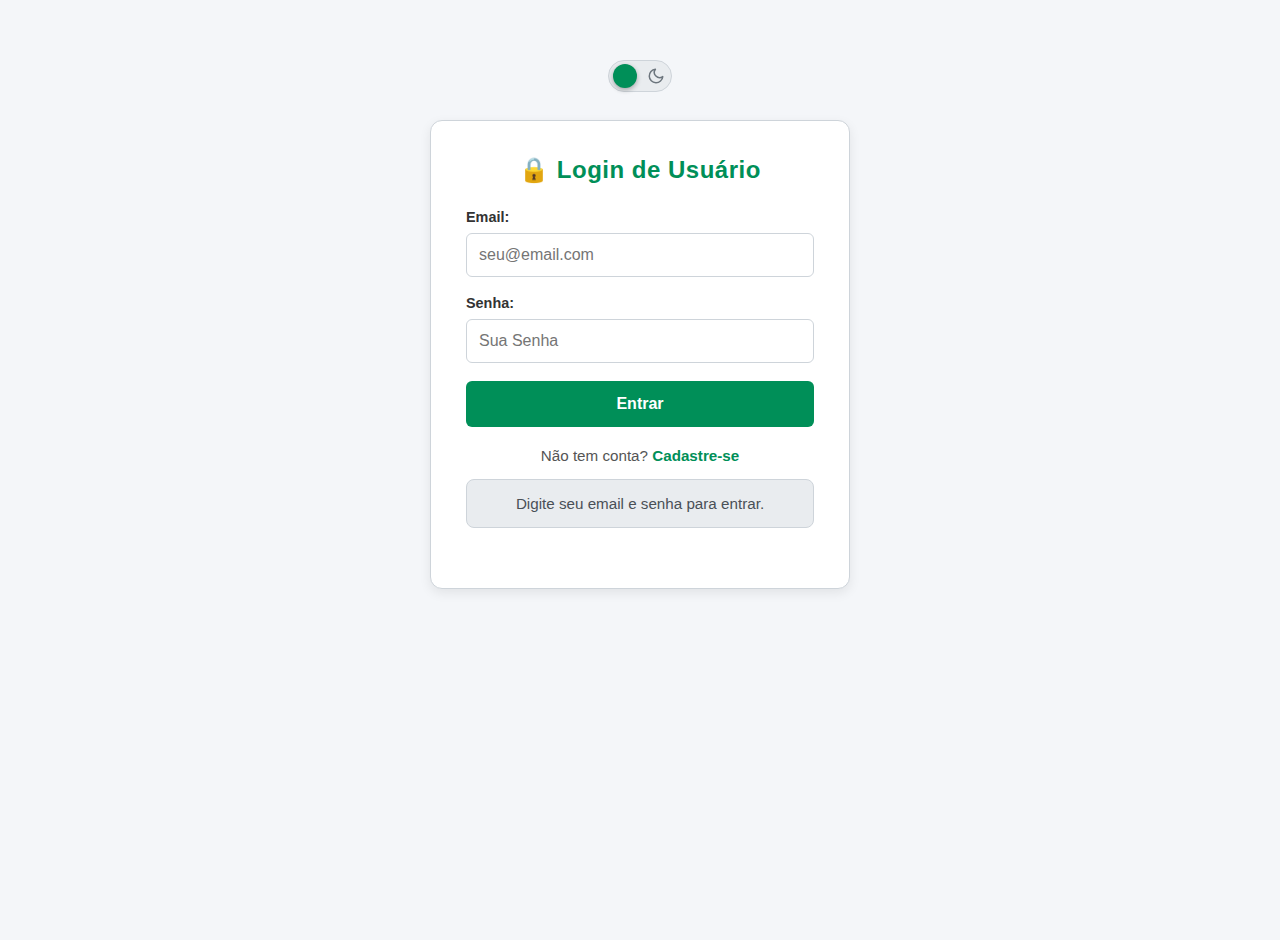
<file: index.html>
<!DOCTYPE html>
<html lang="pt-BR">

<head>
    <meta charset="UTF-8">
    <title>NexusServices - Acesso</title>
    <link rel="stylesheet" href="css/styles.css">
</head>

<body>
    <div class="container auth-container">

        <div class="theme-switch-wrapper">
            <label class="theme-switch" for="darkModeToggle">
                <input type="checkbox" id="darkModeToggle" />
                <div class="slider round">
                    <svg class="sun-icon" viewBox="0 0 24 24">
                        <circle cx="12" cy="12" r="4"></circle>
                        <path d="M12 2v2"></path>
                        <path d="M12 20v2"></path>
                        <path d="M4.93 4.93l1.41 1.41"></path>
                        <path d="M17.66 17.66l1.41 1.41"></path>
                        <path d="M2 12h2"></path>
                        <path d="M20 12h2"></path>
                        <path d="M6.34 17.66l-1.41 1.41"></path>
                        <path d="M19.07 4.93l-1.41 1.41"></path>
                    </svg>
                    <svg class="moon-icon" viewBox="0 0 24 24">
                        <path d="M21 12.79A9 9 0 1 1 11.21 3 7 7 0 0 0 21 12.79z"></path>
                    </svg>
                </div>
            </label>
        </div>

        <div class="auth-box">

            <h2 id="authTitle">🔒 Login de Usuário</h2>

            <form id="loginForm">
                <label for="loginEmail">Email:</label>
                <input type="email" id="loginEmail" placeholder="seu@email.com" required>

                <label for="loginPassword">Senha:</label>
                <input type="password" id="loginPassword" placeholder="Sua Senha" required>

                <button type="submit" id="btnLoginAction">Entrar</button>

                <p class="auth-toggle-text">
                    Não tem conta? <a href="#" onclick="showRegister(event)">Cadastre-se</a>
                </p>
            </form>

            <form id="registerForm" style="display: none;">
                <label for="regName">Nome:</label>
                <input type="text" id="regName" placeholder="Seu Nome" required>

                <label for="regSurname">Sobrenome:</label>
                <input type="text" id="regSurname" placeholder="Seu Sobrenome" required>

                <label for="regEmail">Email:</label>
                <input type="email" id="regEmail" placeholder="seu@email.com" required>

                <label for="regCpf">CPF:</label>
                <input type="text" id="regCpf" placeholder="000.000.000-00">

                <label for="regPassword">Senha:</label>
                <input type="password" id="regPassword" placeholder="Crie uma Senha" required>

                <button type="submit">Cadastrar</button>

                <p class="auth-toggle-text">
                    Já tem conta? <a href="#" onclick="showLogin(event)">Fazer Login</a>
                </p>
            </form>

            <div id="authMessage" class="status-message">Aguardando dados...</div>
        </div>
    </div>

    <script src="js/theme.js"></script>
    <script type="module" src="js/auth_ui.js"></script>
</body>

</html>
</file>
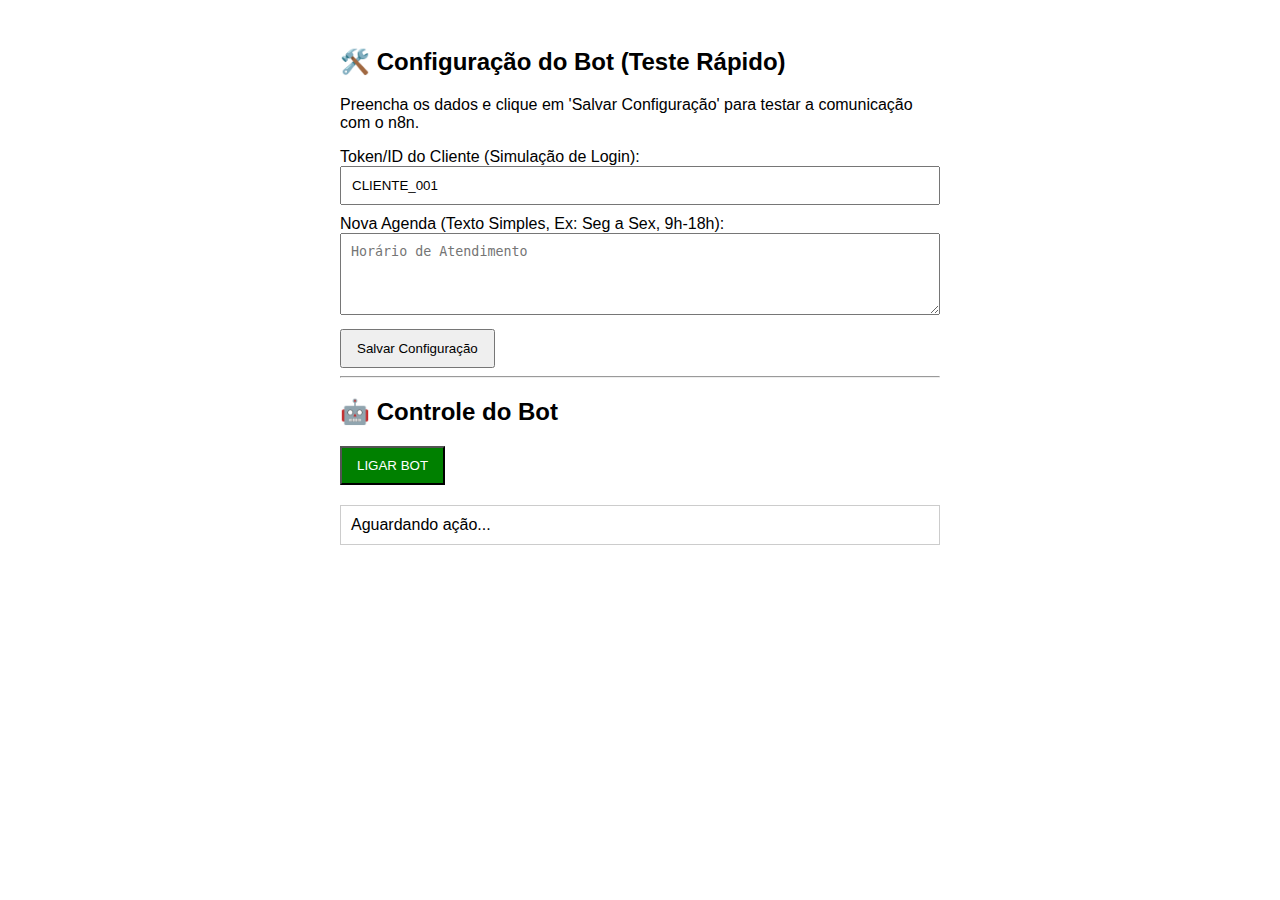
<file: bot_config.html>
<!DOCTYPE html>
<html lang="pt-BR">

<head>
    <meta charset="UTF-8">
    <title>Painel de Controle Básico do Bot</title>
    <link rel="stylesheet" href="css/dashboard.css">
</head>

<body>
    <div class="container">
        <h2>🛠️ Configuração do Bot (Teste Rápido)</h2>
        <p>Preencha os dados e clique em 'Salvar Configuração' para testar a comunicação com o n8n.</p>

        <label for="clientToken">Token/ID do Cliente (Simulação de Login):</label>
        <input type="text" id="clientToken" value="CLIENTE_001" placeholder="Seu ID Único">

        <label for="newSchedule">Nova Agenda (Texto Simples, Ex: Seg a Sex, 9h-18h):</label>
        <textarea id="newSchedule" rows="4" placeholder="Horário de Atendimento"></textarea>

        <button onclick="sendConfiguration()">Salvar Configuração</button>

        <hr>

        <h2>🤖 Controle do Bot</h2>
        <button id="toggleButton" style="background-color: green; color: white;">LIGAR
            BOT</button>

        <div id="statusMessage">Aguardando ação...</div>
    </div>

    <script src="js/bot_config.js"></script>
</body>

</html>
</file>
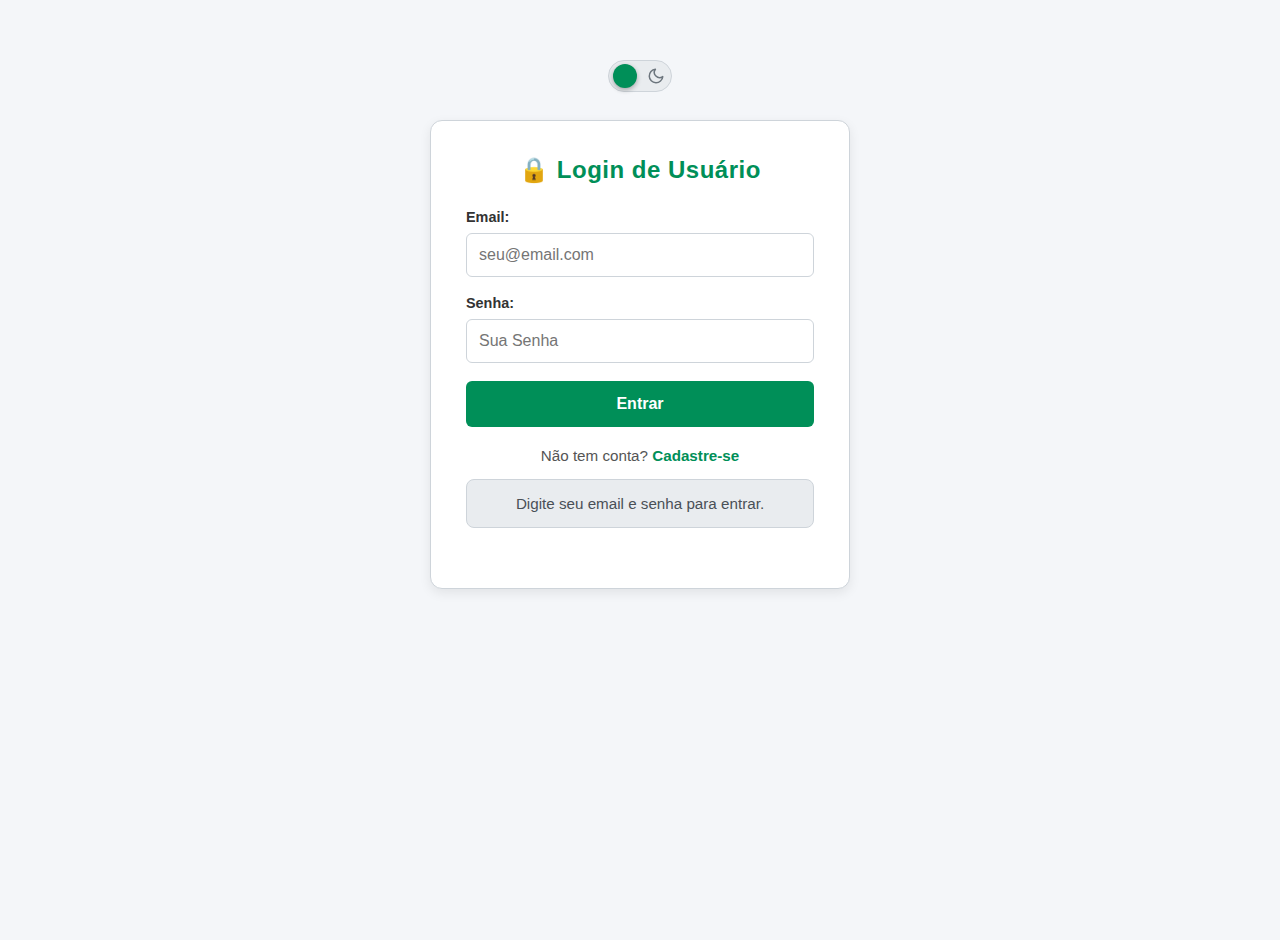
<file: cadastro.html>
<!DOCTYPE html>
<html lang="pt-BR">

<head>
    <meta charset="UTF-8">
    <meta name="viewport" content="width=device-width, initial-scale=1.0">
    <title>Completar Cadastro | Nexus Services</title>
    <link rel="stylesheet" href="css/styles.css">
</head>

<body>
    <div class="container auth-container">

        <a href="dashboard.html" class="back-link">← Voltar para Dashboard</a>

        <div class="theme-switch-wrapper">
            <label class="theme-switch" for="darkModeToggle">
                <input type="checkbox" id="darkModeToggle" />
                <div class="slider round">
                    <svg class="sun-icon" viewBox="0 0 24 24">
                        <circle cx="12" cy="12" r="5"></circle>
                        <line x1="12" y1="1" x2="12" y2="3"></line>
                        <line x1="12" y1="21" x2="12" y2="23"></line>
                        <line x1="4.22" y1="4.22" x2="5.64" y2="5.64"></line>
                        <line x1="18.36" y1="18.36" x2="19.78" y2="19.78"></line>
                        <line x1="1" y1="12" x2="3" y2="12"></line>
                        <line x1="21" y1="12" x2="23" y2="12"></line>
                        <line x1="4.22" y1="19.78" x2="5.64" y2="18.36"></line>
                        <line x1="18.36" y1="5.64" x2="19.78" y2="4.22"></line>
                    </svg>
                    <svg class="moon-icon" viewBox="0 0 24 24">
                        <path d="M21 12.79A9 9 0 1 1 11.21 3 7 7 0 0 0 21 12.79z"></path>
                    </svg>
                </div>
            </label>
        </div>

        <div class="auth-box">
            <h2 class="form-title">📝 Finalizar Cadastro</h2>
            <div id="statusMessage" class="status-message"></div>

            <p class="instruction-text">
                Confirme seus dados pessoais e endereço para ativar sua conta.
            </p>

            <form id="completeRegistrationForm">

                <div class="input-row">
                    <div class="input-group">
                        <label for="name">Nome</label>
                        <input type="text" id="name" placeholder="Seu Nome" required>
                    </div>
                    <div class="input-group">
                        <label for="surname">Sobrenome</label>
                        <input type="text" id="surname" placeholder="Sobrenome" required>
                    </div>
                </div>

                <label for="cpf">CPF</label>
                <input type="text" id="cpf" placeholder="000.000.000-00" required>

                <div class="input-row">
                    <div class="input-group">
                        <label for="phone">Telefone</label>
                        <input type="tel" id="phone" placeholder="(00) 00000-0000" required>
                    </div>
                    <div class="input-group">
                        <label for="birthDate">Nascimento</label>
                        <input type="date" id="birthDate" required>
                    </div>
                </div>

                <hr>
                <div class="input-row">
                    <div class="input-group" style="flex: 1;">
                        <label for="cep">CEP</label>
                        <input type="text" id="cep" placeholder="00000-000">
                    </div>
                    <div class="input-group" style="flex: 1;">
                        <label for="uf">UF</label>
                        <input type="text" id="uf" placeholder="EX: SP" maxlength="2"
                            style="text-transform: uppercase;">
                    </div>
                </div>

                <label for="city">Cidade</label>
                <input type="text" id="city" placeholder="Sua Cidade" required>

                <label for="street">Logradouro (Rua/Av)</label>
                <input type="text" id="street" placeholder="Nome da Rua" required>

                <div class="input-row">
                    <div class="input-group" style="flex: 1;">
                        <label for="number">Número</label>
                        <input type="text" id="number" placeholder="123" required>
                    </div>
                    <div class="input-group" style="flex: 2;">
                        <label for="neighborhood">Bairro</label>
                        <input type="text" id="neighborhood" placeholder="Seu Bairro" required>
                    </div>
                </div>

                <label for="complement">Complemento (Opcional)</label>
                <input type="text" id="complement" placeholder="Apto 101, Bloco B">

                <button type="submit" id="submitButton" class="submit-button">
                    Salvar Dados
                </button>
            </form>
        </div>
    </div>

    <script src="js/theme.js"></script>
    <script type="module" src="js/auth_ui.js"></script>
    <script src="js/cadastro.js"></script>
</body>

</html>
</file>
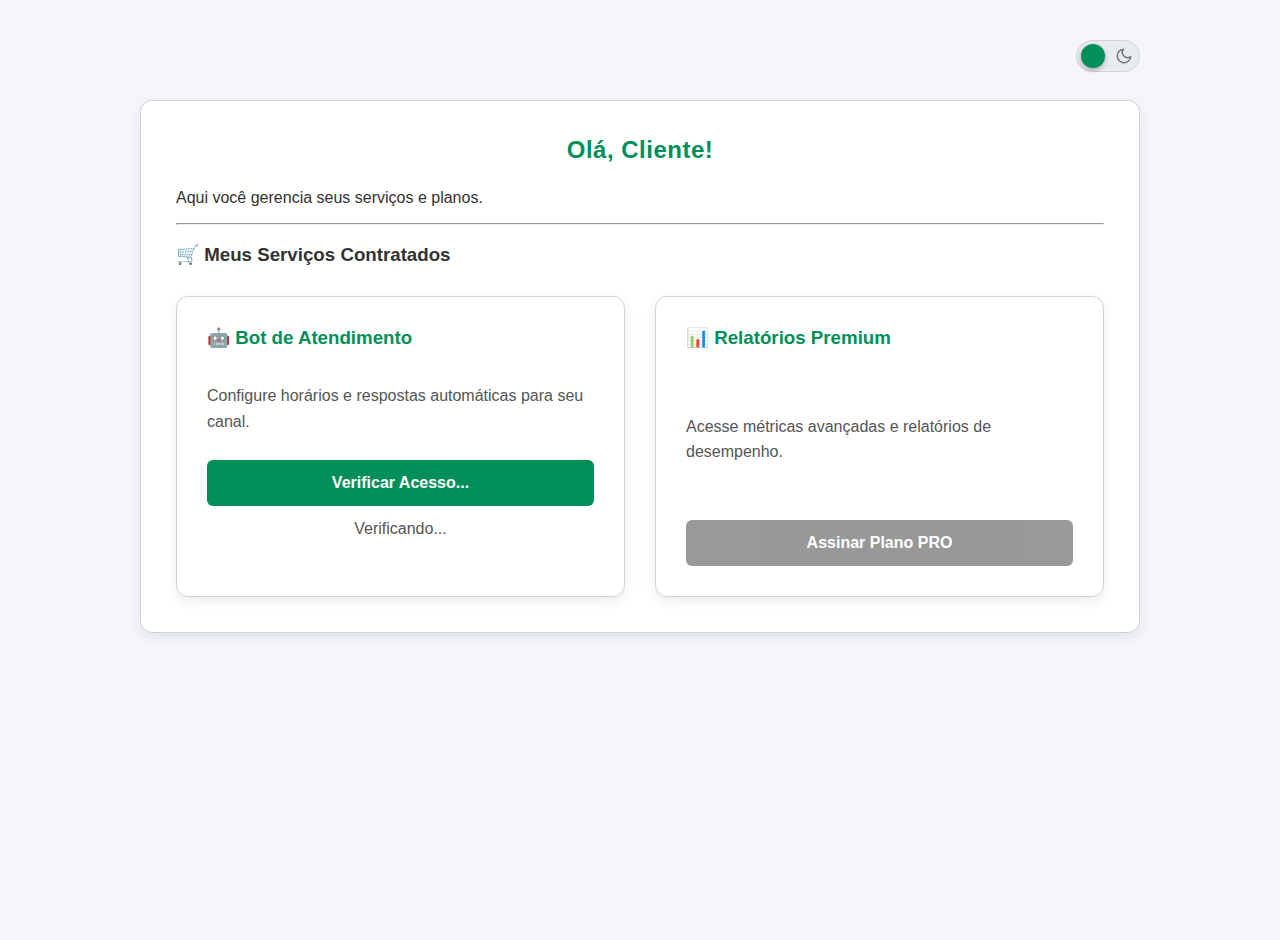
<file: dashboard.html>
<!DOCTYPE html>
<html lang="pt-BR">

<head>
    <meta charset="UTF-8">
    <title>Painel de Controle do Cliente</title>
    <link rel="stylesheet" href="css/styles.css">
</head>

<body>
    <div class="container">
        <div class="theme-switch-wrapper">
            <label class="theme-switch" for="darkModeToggle">
                <input type="checkbox" id="darkModeToggle" />
                <div class="slider round">
                    <svg class="sun-icon" viewBox="0 0 24 24">
                        <circle cx="12" cy="12" r="4"></circle>
                        <path d="M12 2v2"></path>
                        <path d="M12 20v2"></path>
                        <path d="M4.93 4.93l1.41 1.41"></path>
                        <path d="M17.66 17.66l1.41 1.41"></path>
                        <path d="M2 12h2"></path>
                        <path d="M20 12h2"></path>
                        <path d="M6.34 17.66l-1.41 1.41"></path>
                        <path d="M19.07 4.93l-1.41 1.41"></path>
                    </svg>
                    <svg class="moon-icon" viewBox="0 0 24 24">
                        <path d="M21 12.79A9 9 0 1 1 11.21 3 7 7 0 0 0 21 12.79z"></path>
                    </svg>
                </div>
            </label>
        </div>

        <div class="auth-box">
            <h2 id="welcomeTitle">Olá, Cliente!</h2>
            <p id="adminPanelLink"
                style="display:none; color: var(--error-text); background: var(--error-bg); padding: 5px; border-radius: 4px; text-align: center;">
                ⚠️ Painel de Administrador Ativado
            </p>
            <p>Aqui você gerencia seus serviços e planos.</p>

            <hr>

            <div id="incompleteCadastroMessage" class="alert-box" style="display:none;">
                <h3>🚨 Cadastro Incompleto!</h3>
                <p>Seu acesso está restrito. Complete seu cadastro para liberar todos os serviços.</p>
                <a href="cadastro.html" id="profileCompletionLink" class="button-action">
                    Completar Agora
                </a>
            </div>

            <h3>🛒 Meus Serviços Contratados</h3>
            <div id="servicesContainer" class="service-grid">

                <div class="service-card" data-service-id="bot">
                    <h3>🤖 Bot de Atendimento</h3>
                    <p>Configure horários e respostas automáticas para seu canal.</p>
                    <button id="accessBotButton" data-status="unavailable"
                        onclick="checkAndRedirect('bot_config.html')">
                        Verificar Acesso...
                    </button>
                    <p class="service-status" id="botStatus" style="margin-top: 10px; text-align: center;">
                        Verificando...</p>
                </div>

                <div class="service-card disabled" data-service-id="reports">
                    <h3>📊 Relatórios Premium</h3>
                    <p>Acesse métricas avançadas e relatórios de desempenho.</p>
                    <button disabled>Assinar Plano PRO</button>
                </div>

            </div>
        </div>
    </div>

    <script src="js/theme.js"></script>
    <script src="js/dashboard.js"></script>
    <script>
        function logout() {
            localStorage.removeItem('userToken');
            localStorage.removeItem('userData');
            window.location.href = 'index.html';
        }
    </script>
</body>

</html>
</file>
<file: css/styles.css>
/* css/styles.css */

/* --- 1. VARIÁVEIS DE CORES --- */
:root {
    /* --- MODO CLARO --- */
    --bg-body: #f4f6f9;
    --bg-container: #ffffff;
    --text-main: #333333;
    --text-secondary: #555555;

    --input-bg: #ffffff;
    --input-border: #ced4da;

    /* VERDE MATRIX (Versão legível para fundo claro) */
    --primary-color: #008f58;
    --primary-hover: #007a4b;
    --button-text: #ffffff;

    --card-shadow: 0 4px 12px rgba(0, 0, 0, 0.08);

    /* Toggle */
    --toggle-track: #e9ecef;
    --toggle-thumb: var(--primary-color);
    --icon-color: #6c757d;

    /* Status Default (Neutro) */
    --status-bg: #e9ecef;
    --status-border: #ced4da;
    --status-text: #495057;

    /* Status Colors */
    --error-bg: #f8d7da;
    --error-border: #f5c6cb;
    --error-text: #721c24;
    --success-bg: #d4edda;
    --success-border: #c3e6cb;
    --success-text: #155724;

    /* Alerta */
    --alert-bg: #fff3cd;
    --alert-border: #ffeeba;
    --alert-text: #856404;
}

body.dark-mode {
    /* --- MODO ESCURO --- */
    --bg-body: #0d0d0d;
    /* Preto quase total */
    --bg-container: #1a1a1a;
    /* Cinza chumbo para destacar o card */
    --text-main: #e0e0e0;
    --text-secondary: #b0b0b0;

    --input-bg: #252525;
    /* Borda mais visível no escuro */
    --input-border: #4a4a4a;

    /* VERDE MATRIX NEON (Para destaque no escuro) */
    --primary-color: #00e676;
    --primary-hover: #00c853;
    /* Texto do botão preto para contraste com o verde neon */
    --button-text: #000000;

    --card-shadow: 0 4px 25px rgba(0, 230, 118, 0.05);
    /* Sombra verde muito sutil */

    /* Toggle Dark */
    --toggle-track: #333333;
    --toggle-thumb: var(--primary-color);
    --icon-color: #aaaaaa;

    /* Status Default Dark */
    --status-bg: #252525;
    --status-border: #444444;
    --status-text: #cccccc;

    /* Status Colors Dark */
    --error-bg: #3e1818;
    --error-border: #6e2f2f;
    --error-text: #ffbfbf;
    --success-bg: #133824;
    --success-border: #1e5c3b;
    --success-text: #8afebf;

    --alert-bg: #383012;
    --alert-border: #5c501f;
    --alert-text: #ffdf80;
}

/* --- 2. TRANSIÇÕES GLOBAIS --- */
body,
div,
input,
button,
h2,
p,
span,
label,
a,
.auth-box,
.service-card,
.status-message,
svg,
.slider::before {
    transition: all 0.3s ease;
}

/* --- 3. ESTRUTURA --- */
body {
    font-family: 'Segoe UI', Tahoma, Geneva, Verdana, sans-serif;
    background-color: var(--bg-body);
    color: var(--text-main);
    margin: 0;
    padding: 20px;
    display: flex;
    flex-direction: column;
    align-items: center;
    min-height: 100vh;
}

.container {
    width: 100%;
    max-width: 1000px;
    margin-top: 20px;
}

.auth-container {
    max-width: 420px;
    margin-top: 40px;
}

/* O CARD PRINCIPAL (Aqui está o segredo da borda) */
.auth-box {
    background-color: var(--bg-container);
    padding: 35px;
    border-radius: 12px;
    box-shadow: var(--card-shadow);
    border: 1px solid var(--input-border);
    /* Borda definida pela variável */
}

/* --- 4. TÍTULOS E LINKS --- */
h2,
.form-title {
    color: var(--primary-color);
    text-align: center;
    /* Centralizado */
    margin-bottom: 25px;
    margin-top: 0;
    font-weight: 700;
    letter-spacing: 0.5px;
}

/* Links: Força a cor primária e remove o roxo de visitado */
a,
a:visited,
a:active {
    color: var(--primary-color);
    text-decoration: none;
    font-weight: 600;
    transition: opacity 0.2s;
}

a:hover {
    color: var(--primary-hover);
    text-decoration: underline;
    opacity: 0.8;
}

.auth-toggle-text,
.instruction-text {
    text-align: center;
    color: var(--text-secondary);
    margin-top: 20px;
    font-size: 0.95rem;
}

/* --- 5. TOGGLE SWITCH (Ajustado) --- */
.theme-switch-wrapper {
    display: flex;
    justify-content: flex-end;
    margin-bottom: 20px;
    width: 100%;
}

.auth-container .theme-switch-wrapper {
    justify-content: center;
}

.theme-switch {
    display: inline-block;
    height: 32px;
    position: relative;
    width: 64px;
}

.theme-switch input {
    display: none;
}

.slider {
    background-color: var(--toggle-track);
    bottom: 0;
    cursor: pointer;
    left: 0;
    position: absolute;
    right: 0;
    top: 0;
    transition: .4s;
    border-radius: 34px;
    border: 1px solid var(--input-border);
    display: flex;
    align-items: center;
    justify-content: space-between;
    padding: 0 6px;
}

.slider:before {
    background-color: var(--toggle-thumb);
    bottom: 3px;
    content: "";
    height: 24px;
    left: 4px;
    position: absolute;
    transition: .4s cubic-bezier(0.68, -0.55, 0.27, 1.55);
    width: 24px;
    border-radius: 50%;
    z-index: 2;
    box-shadow: 0 2px 5px rgba(0, 0, 0, 0.3);
}

/* Ícones SVG */
.slider svg {
    width: 18px;
    height: 18px;
    z-index: 1;
    fill: none;
    stroke: var(--icon-color);
    stroke-width: 2;
    stroke-linecap: round;
    stroke-linejoin: round;
}

input:checked+.slider:before {
    transform: translateX(32px);
}

/* --- 6. INPUTS --- */
label {
    display: block;
    margin-bottom: 8px;
    font-weight: 600;
    color: var(--text-main);
    font-size: 0.9rem;
}

input[type="text"],
input[type="email"],
input[type="password"],
input[type="date"],
input[type="tel"],
select {
    width: 100%;
    padding: 12px;
    margin-bottom: 18px;
    background-color: var(--input-bg);
    border: 1px solid var(--input-border);
    color: var(--text-main);
    border-radius: 6px;
    box-sizing: border-box;
    font-size: 1rem;
}

input:focus {
    outline: none;
    border-color: var(--primary-color);
    box-shadow: 0 0 0 2px rgba(0, 230, 118, 0.2);
}

.input-row {
    display: flex;
    gap: 15px;
}

.input-group {
    flex: 1;
}

/* --- 7. BOTÕES --- */
button,
.button-action {
    width: 100%;
    padding: 14px;
    border: none;
    border-radius: 6px;
    background-color: var(--primary-color);
    color: var(--button-text);
    font-weight: 700;
    font-size: 1rem;
    cursor: pointer;
    text-align: center;
    display: inline-block;
    text-decoration: none;
    box-sizing: border-box;
    transition: transform 0.2s, box-shadow 0.2s;
}

button:hover,
.button-action:hover {
    background-color: var(--primary-hover);
    transform: translateY(-2px);
    box-shadow: 0 4px 12px rgba(0, 0, 0, 0.2);
}

button:disabled {
    background-color: var(--text-secondary);
    cursor: not-allowed;
    opacity: 0.6;
    transform: none;
    box-shadow: none;
}

.back-link {
    display: block;
    text-align: center;
    margin-bottom: 20px;
    color: var(--text-secondary);
    font-size: 0.9rem;
}

.back-link:hover {
    color: var(--primary-color);
}

/* --- 8. BARRA DE STATUS (Corrigida para não ficar preta) --- */
.status-message {
    display: none;
    padding: 15px;
    margin-bottom: 25px;
    border-radius: 8px;
    text-align: center;
    font-size: 0.95rem;
    font-weight: 500;

    /* ESTADO NEUTRO (Quando aparece sem erro/sucesso) */
    border: 1px solid var(--status-border);
    background-color: var(--status-bg);
    color: var(--status-text);
}

.status-error {
    background-color: var(--error-bg);
    color: var(--error-text);
    border-color: var(--error-border);
}

.status-success {
    background-color: var(--success-bg);
    color: var(--success-text);
    border-color: var(--success-border);
}

/* --- 9. DASHBOARD --- */
.service-grid {
    display: grid;
    grid-template-columns: repeat(auto-fit, minmax(300px, 1fr));
    gap: 30px;
    margin-top: 30px;
}

.service-card {
    background-color: var(--bg-container);
    padding: 30px;
    border-radius: 12px;
    border: 1px solid var(--input-border);
    box-shadow: var(--card-shadow);
    display: flex;
    flex-direction: column;
    justify-content: space-between;
}

.service-card h3 {
    margin-top: 0;
    color: var(--primary-color);
    text-align: left;
}

.service-card p {
    color: var(--text-secondary);
    margin-bottom: 25px;
    line-height: 1.6;
}

.alert-box {
    background-color: var(--alert-bg);
    border: 1px solid var(--alert-border);
    color: var(--alert-text);
    padding: 25px;
    border-radius: 10px;
    text-align: center;
    margin-bottom: 40px;
}

#profileCompletionLink {
    background-color: var(--error-bg);
    color: var(--error-text);
    border: 1px solid var(--error-border);
    width: auto;
    padding: 12px 35px;
    margin-top: 20px;
}

#profileCompletionLink:hover {
    background-color: var(--error-border);
}

.disabled-access {
    opacity: 0.5;
    pointer-events: none;
    filter: grayscale(0.5);
}
</file>
<file: css/dashboard.css>
body {
    font-family: Arial, sans-serif;
    padding: 20px;
}

.container {
    max-width: 600px;
    margin: auto;
}

input[type="text"],
textarea {
    width: 100%;
    padding: 10px;
    margin-bottom: 10px;
    box-sizing: border-box;
}

button {
    padding: 10px 15px;
    cursor: pointer;
}

#statusMessage {
    margin-top: 20px;
    padding: 10px;
    border: 1px solid #ccc;
}
</file>
